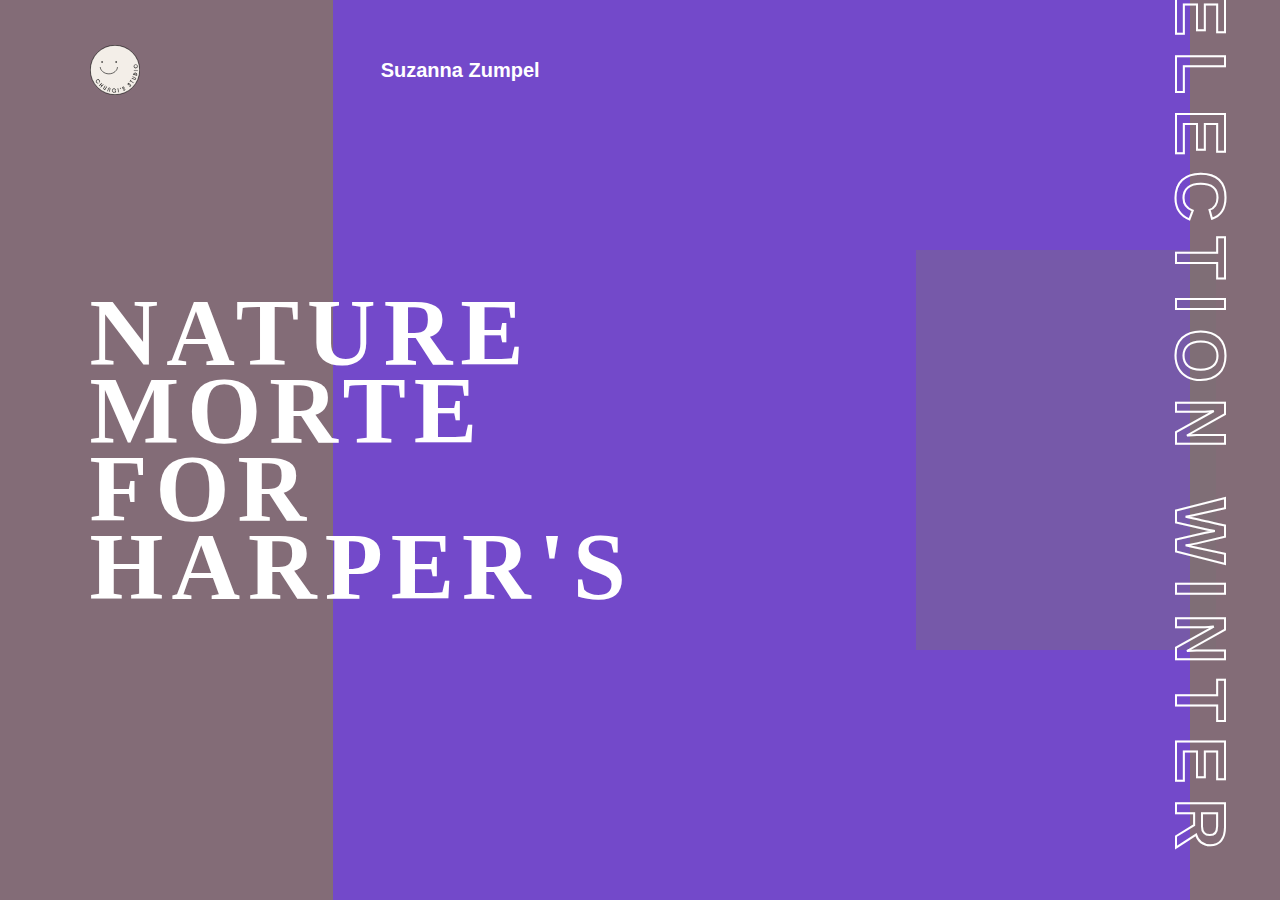
<file: Landing Pages/Landing Page 1/index.html>
<!DOCTYPE html>
<html lang="en">
<head>
  <meta charset="UTF-8">
  <meta name="viewport" content="width=device-width, initial-scale=1.0">
  <title>Landing Page</title>
  <link rel="stylesheet" href="style.css">
</head>
<body>
  <div id="main">
    <div id="nav">
      <img src="smile 01.svg">
      <h5>Suzanna Zumpel</h5>
    </div>
    <div id="part1"></div>
    <div id="part2">
      <div id="overlay"></div>
    </div>
    <div id="part3"></div>
    <div id="text-div">
      <h1>Nature</h1>
      <h1>Morte</h1>
      <h1>For</h1>
      <h1>Harper's</h1>
    </div>
    <div id="small-img-div">
      <div id="overlay-in"></div>
    </div>
    <div id="vertical-text">
      <h1>Selection Winter</h1>
    </div>
  </div>
</body>
</html>
</file>
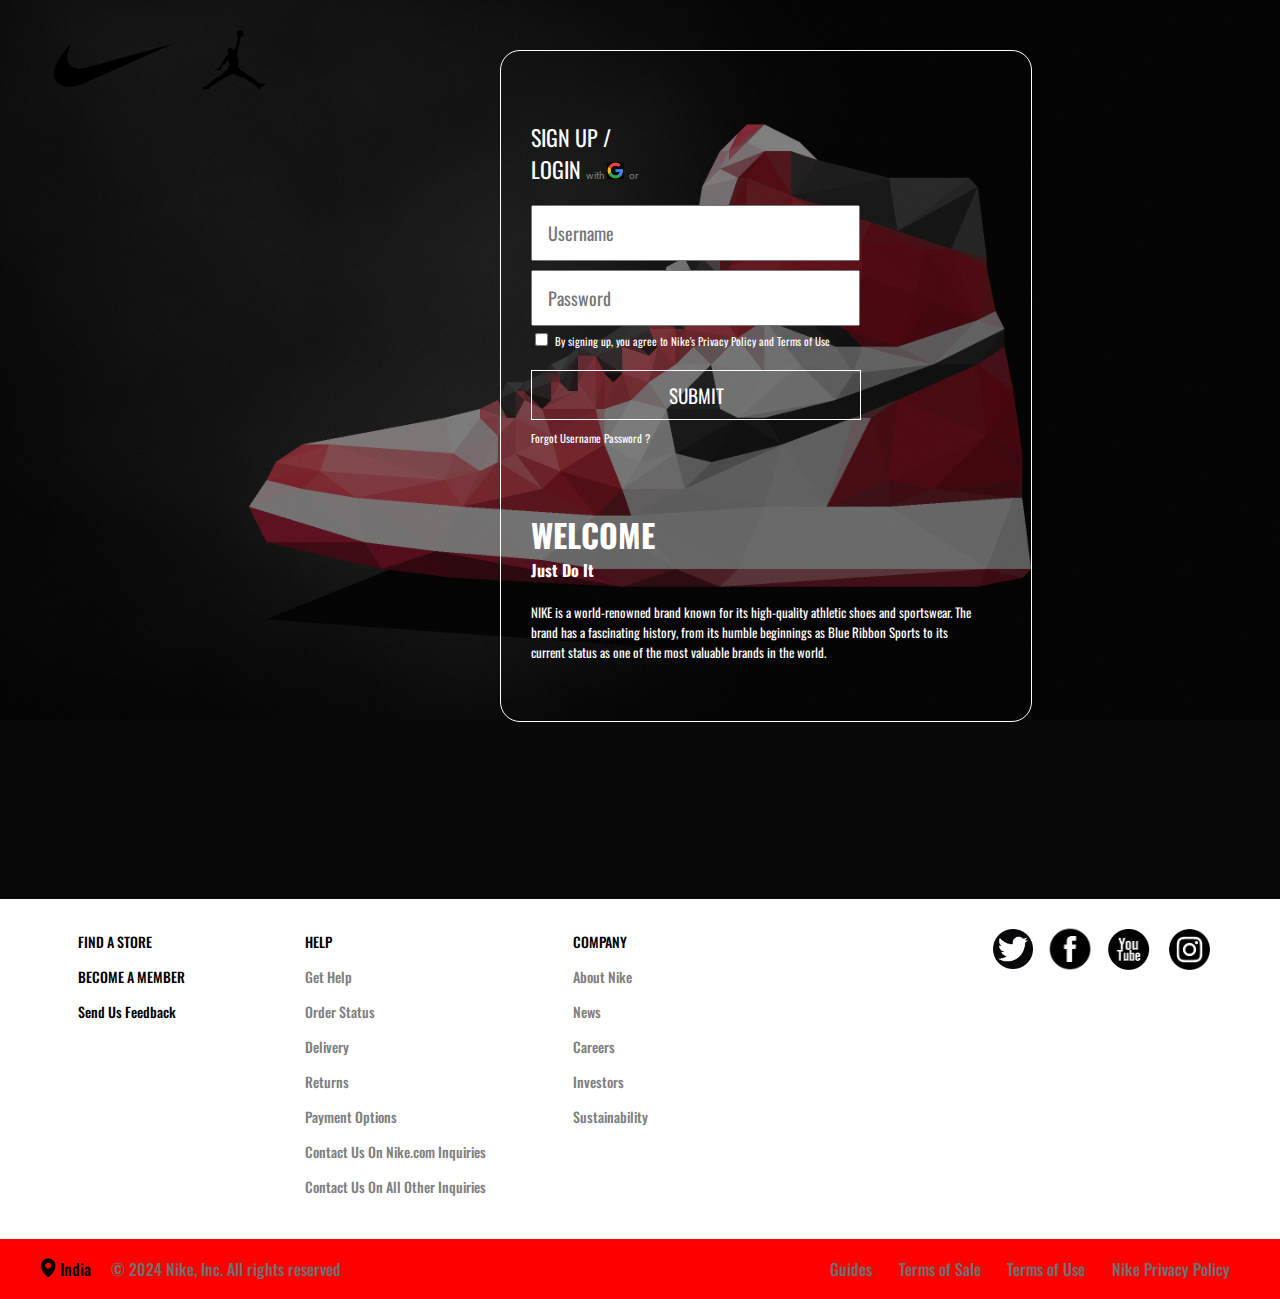
<file: NIKE/login-page.html>
<!DOCTYPE html>
<html lang="en">
<head>
  <meta charset="UTF-8">
  <meta name="viewport" content="width=device-width, initial-scale=1.0">
  <title>Nike. just Do It</title>
  <link rel="preconnect" href="https://fonts.googleapis.com">
  <link rel="preconnect" href="https://fonts.gstatic.com" crossorigin>
  <link href="https://fonts.googleapis.com/css2?family=Oswald:wght@200..700&family=Roboto:ital,wght@0,100;0,300;0,400;0,500;0,700;0,900;1,100;1,300;1,400;1,500;1,700;1,900&display=swap" rel="stylesheet">
  <link rel="preconnect" href="https://fonts.googleapis.com">
  <link rel="preconnect" href="https://fonts.gstatic.com" crossorigin>
  <link href="https://fonts.googleapis.com/css2?family=Oswald:wght@200..700&display=swap" rel="stylesheet">
  <link rel="stylesheet" href="styles/general.css">
  <link rel="stylesheet" href="styles/login-page.css">
  <link rel="stylesheet" href="styles/footer.css">
</head>
<body>

  <div class="background-image-con">
    <img class="background-image" src="images/tAlj7B.jpg">
    
    <header class="header">
      <img class="nike-logo" src="images/purepng.com-nike-logologobrand-logoiconslogos-251519940082eoxxs.png">
      <img class="jordan-logo" src="images/jordan-logo.png">
    </header>

    <main class="login-con">
      <div class="login-heading-con">
        <p class="signup-heading"><span class="signup-button">SIGN UP</span> /</p>
        <p class="login-heading"><span class="login-button">LOGIN </span><span class="with">with </span><span class="google-logo"><img class="google-logo-n" src="images/wp2860517.webp"> </span><span class="or">or</span></p>
      </div>
      <div class="username-input-con">
        <input class="username-input" type="text" placeholder="Username">
      </div>
      <div class="password-input-con">
      <input class="password-input" type="password" placeholder="Password">
      </div>
      <div class="checkbox-con">
        <input type="checkbox" class="terms-conditions">
        <label class="terms-para" for="terms-conditions">By signing up, you agree to Nike's Privacy Policy and Terms of Use</label>
      </div>
      <div class="submit-button-con">
        <button class="submit-button">SUBMIT</button>
      </div>
      <div class="forgot-con">
        <p class="forgot-user-pass">Forgot <span class="forgot-username">Username </span><span class="forgot-password">Password </span>?</p>
      </div>
      <div class="welcome-heading-con">
        <h1 class="welcome-heading">WELCOME</h1>
        <h4 class="just-do-it-heading">Just Do It</h4>
        <p class="about-nike">NIKE is a world-renowned brand known for its high-quality athletic shoes and sportswear. The brand has a fascinating history, from its humble beginnings as Blue Ribbon Sports to its current status as one of the most valuable brands in the world.</p>
      </div>
    </main>

    <footer>

      <div class="top-section">
        <div class="footer-headings">
          <div class="left-section">
            <p class="left-section-h1">FIND A STORE</p>
            <p class="left-section-h2">BECOME A MEMBER</p>
            <p class="left-section-h3">Send Us Feedback</p>
          </div>
    
          <div class="middle-section">
            <p class="help-heading">HELP</p>
            <span class="mid-section-headings">
              <p class="middle-section-h1">Get Help</p>
              <p class="middle-section-h2">Order Status</p>
              <p class="middle-section-h3">Delivery</p>
              <p class="middle-section-h4">Returns</p>
              <p class="middle-section-h5">Payment Options</p>
              <p class="middle-section-h6">Contact Us On Nike.com Inquiries</p>
              <p class="middle-section-h7">Contact Us On All Other Inquiries</p>
            </span>
          </div>
  
          <div class="right-section">
            <p class="company-heading">COMPANY</p>
            <span class="right-section-headings">
              <p class="right-section-about-nike">About Nike</p>
              <p class="right-section-news">News</p>
              <p class="right-section-careers">Careers</p>
              <p class="right-section-investors">Investors</p>
              <p class="right-section-sustainability">Sustainability</p>
            </span>
          </div>
        </div>

        <div class="social-handles">
          <img class="twitter-icon" src="images/twitter-logo.png">
          <img class="facebook-icon" src="images/facebook.png">
          <img class="youtube-icon" src="images/yt-logo.png">
          <img class="instagram-icon" src="images/instagram-logo.png">
        </div>
        
      </div>
      
      
      

      <div class="bottom-section">
        <div class="bottom-sec-p1">
          <img class="location-logo" src="images/location-logo.png"><span class="country-name">India</span>
          <p class="copyright">© 2024 Nike, Inc. All rights reserved</p>
        </div>
        <div class="bottom-sec-p2">
          <p class="guides">Guides</p>
          <p class="terms-of-sale">Terms of Sale</p>
          <p class="terms-of-use">Terms of Use</p>
          <p class="privacy-policy">Nike Privacy Policy</p>
        </div>
      </div>
    </footer>

  </div>
</body>
</html>
</file>
<file: Landing Pages/Landing Page 1/style.css>
*{
  margin: 0;
  padding: 0;
  box-sizing: border-box;
  font-family: 'monument',sans-serif;
}
body,html{
  height: 100%;
  width: 100%;
}
#main{
  height: 100%;
  width: 100%;
  background-color: rgba(114, 88, 101, 0.881);
  display: flex;
}
#part1{
  height: 100%;
  width: 26%;
  /* background-color: red; */
}
#part2{
  height: 100%;
  width: 67%;
  background-color: rgb(68, 0, 255);
  background-image: url(https://images.unsplash.com/photo-1529626455594-4ff0802cfb7e?q=80&w=1887&auto=format&fit=crop&ixlib=rb-4.0.3&ixid=M3wxMjA3fDB8MHxwaG90by1wYWdlfHx8fGVufDB8fHx8fA%3D%3D);
  background-size: cover;
  background-position: center;

}
#overlay{
  height: 100%;
  width: 100%;
  background-color: rgba(161, 145, 149, 0.5);
}
#part3{
  height: 100%;
  width: 7%;
  /* background-color: rgb(26, 255, 0); */
}
#text-div{
  position: absolute;
  width: 400px;
  left: 7%;
  top: 50%;
  transform: translate(0, -50%);
}
#text-div>h1{
  font-size: 95px;
  font-family: monument;
  font-weight: 900;
  text-transform: uppercase;
  line-height: 78px;
  color: white;
  letter-spacing: 8px;
}
#small-img-div{
  height: 400px;
  width: 300px;
  background-image: url(https://images.unsplash.com/photo-1529680459049-bf0340fa0755?q=80&w=1887&auto=format&fit=crop&ixlib=rb-4.0.3&ixid=M3wxMjA3fDB8MHxwaG90by1wYWdlfHx8fGVufDB8fHx8fA%3D%3D);
  background-size: cover;
  background-position: center;
  position: absolute;
  top: 50%;
  right: 5%;
  transform: translate(0, -50%);
}
#overlay-in{
  height: 100%;
  width: 100%;
  background-color: rgba(123, 114, 117, 0.393);
}
#vertical-text{
  position: absolute;
  transform: rotate(90deg);
  right: -70%;
  top: -8%;
  transform-origin: 0% 0%;
}
#vertical-text h1{
  text-transform: uppercase;
  font-size: 70px;
  font-weight: 900;
  color: transparent;
  -webkit-text-stroke-width: 2px;
  -webkit-text-stroke-color: white;
  letter-spacing: 15px;
}
#nav{
  position: absolute;
  left: 7%;
  top: 5%;
  width: 450px;
  /* background-color: red; */
  display: flex;
  align-items: center;
  justify-content: space-between;
}
#nav img{
  height: 50px;
}
@keyframes rotate {
  from {
    transform: rotate(0deg);
  }
  to {
    transform: rotate(360deg);
  }
}
#nav img:hover{
  animation: rotate 2s infinite linear;
}
#nav h5{
  font-size: 20px;
  color: #fff;
}
</file>
<file: NIKE/styles/general.css>
p,h1,h4{
  margin: 0;
}
body{
  background-color: rgba(0, 0, 0, 0.97);
  margin: 0;
}
</file>
<file: NIKE/styles/login-page.css>
.background-image-con{
  height: 100%;
  width: 100%;
}
.background-image{
  height: 100%;
  width: 100%;
  opacity: 0.5;
}
.header{
  position: fixed;
  top: 30px;
  left: 50px;
}
.nike-logo{
  cursor: pointer;
  height: 50px;
}
.nike-logo:hover{
  opacity: 0.6;
}
.jordan-logo{
  cursor: pointer;
  height: 60px;
}
.jordan-logo:hover{
  opacity: 0.6;
}
.login-con{
  display: flex;
  flex-direction: column;
  padding-left: 30px;
  padding-top: 70px;

  position: absolute;
  top: 50px;
  left: 500px;

  height: 600px;
  width: 500px;

  border: 0.2px solid rgb(255, 255, 255);
  border-radius: 20px;
}
.signup-heading{
  font-family: Oswald,Arial;
  color: white;
  font-size: 22px;
  cursor: pointer;
}
.signup-button:hover{
  opacity: 0.6;
}
.login-heading{
  cursor: pointer;
  font-family: Oswald,Arial;
  color: white;
  font-size: 22px;
}
.login-button:hover{
  opacity: 0.6;
}
.with{
  font-size: 10px;
  font-family: Roboto, Arial;
  color: grey;
  cursor: auto;
}
.google-logo-n{
  cursor: pointer;
  height: 17px;
}
.or{
  font-size: 10px;
  font-family: Roboto, Arial;
  color: grey;
  cursor: auto;
}
.username-input-con{
  margin-top: 20px;
  width: 300px;
  height: 50px;
}
.username-input{
  font-size: large;
  font-family: Oswald, Arial;
  padding-left: 15px;
  padding-right: 10px;
  width: 100%;
  height: 100%;
}
.password-input-con{
  margin-top: 15px;
  width: 300px;
  height: 50px;
}
.password-input{
  font-size: large;
  font-family: Oswald, Arial;
  padding-left: 15px;
  padding-right: 10px;
  width: 100%;
  height: 100%;
}
.checkbox-con{
  margin-top: 10px;
  height: 15px;
}
.terms-para{
  font-size: 11px;
  font-family: Oswald, Arial;
  color: white;
}
.submit-button-con{
  margin-top: 25px;
  height: 50px;
  width: 330px;
}
.submit-button{
  background-color: rgba(0, 0, 0, 0);
  color: white;
  border: 0.5px solid rgb(255, 255, 255);
  height: 100%;
  width: 100%;
  font-family: Oswald, Arial;
  font-size: larger;
  cursor: pointer;
  transition: background-color,color, 0.15s;
}
.submit-button:hover{
  background-color: white;
  color: black;
}
.submit-button:active{
  opacity: 0.7;
}
.forgot-con{
  margin-top: 10px;
  height: 11px;
}
.forgot-user-pass{
  font-family: Oswald;
  color: white;
  font-size: 11px;
}
.forgot-username{
  cursor: pointer;
}
.forgot-password{
  cursor: pointer;
}
.welcome-heading-con{
  margin-top: 70px;
  font-family: Oswald, Arial;
  color: white;
}
.about-nike{
  margin-top: 20px;
  width: 440px;
  font-size: small;
}
.guides,.terms-of-sale,.terms-of-use,.privacy-policy{
  font-family: Oswald, Arial;
}
</file>
<file: NIKE/styles/footer.css>
footer{
  position: relative;
  top: 175px;
  left: 0;
  right: 0;
  height: 400px;
  background-color: white;
}
.top-section{
  display: flex;
  flex-direction: row;
}
.footer-headings{
  z-index: 100;
  display: flex;
  flex-direction: row;
  height: 320px;
  width: 800px;
  /* border: 1px solid black; */
  justify-content: space-evenly;
}
.left-section{
  margin-top: 25px;
  font-size: 14px;
  font-family: Oswald,Arial;
  font-weight: 500;
  height: 120px;
  width: 150px;
  line-height: 35px;
  /* border: 1px solid black; */
}
.left-section-h1:hover,.left-section-h2:hover,.left-section-h3:hover{
  opacity: 0.7;
  cursor: pointer;
}
.middle-section{
  margin-top: 25px;
  font-size: 14px;
  font-family: Oswald,Arial;
  font-weight: 500;
  height: 320px;
  width: 190px;
  /* border: 1px solid black; */
  line-height: 35px;
}
.mid-section-headings{
  color: grey;
}
.middle-section-h1:hover,.middle-section-h2:hover,.middle-section-h3:hover,.middle-section-h4:hover,.middle-section-h5:hover,.middle-section-h6:hover,.middle-section-h7:hover{
  cursor: pointer;
  opacity: 0.7;
}
.right-section{
  margin-top: 25px;
  font-size: 14px;
  font-family: Oswald,Arial;
  font-weight: 500;
  height: 200px;
  width: 150px;
  /* border: 1px solid black; */
  line-height: 35px;
}
.right-section-headings{
  color: grey;
}
.right-section-about-nike:hover,.right-section-news:hover,.right-section-careers:hover,.right-section-investors:hover,.right-section-sustainability:hover{
  opacity: 0.7;
  cursor: pointer;
}
.social-handles{
  position: absolute;
  top: 25px;
  right: 50px;

  height: 50px;
  width: 250px;

  display: flex;
  flex-direction: row;
  align-items: center;
  justify-content: space-evenly;

  /* border: 1px solid black; */
}
.twitter-icon{
  height: 40px;
}
.facebook-icon{
  height: 50px;
}
.youtube-icon{
  height: 50px;
}
.instagram-icon{
  height: 55px;
}
.twitter-icon:hover,.facebook-icon:hover,.youtube-icon:hover,.instagram-icon:hover{
  cursor: pointer;
  opacity: 0.6;
}
.bottom-section{
  display: flex;
  flex-direction: row;
  justify-content: space-between;
  align-items: center;

  position: absolute;
  bottom: 0;
  right: 0;
  left: 0;
  height: 60px;

  background-color: rgb(255, 0, 0);
}
.bottom-sec-p1{
  font-family: Oswald, Arial;
  font-weight: 500;
  display: flex;
  flex-direction: row;
  width: 330px;
  margin-left: 40px;
}
.country-name{
  margin-left: 4px;
  font-size: medium;
}
.location-logo{
  margin-top: 1px;
  height: 20px;
}
.copyright{
  color: rgb(112, 112, 112);
  margin-left: 20px;
  font-family: Oswald, Arial;
  font-size: medium;
}
.bottom-sec-p2{
  color: rgb(112, 112, 112);
  font-weight: 500;
  width: 400px;
  display: flex;
  flex-direction: row;
  justify-content: space-between;

  margin-right: 50px;
}
.location-logo:hover,.country-name:hover,.copyright:hover,.guides:hover,.terms-of-use:hover,.terms-of-sale:hover,.privacy-policy:hover{
  opacity: 0.7;
  cursor: pointer;
}
</file>
